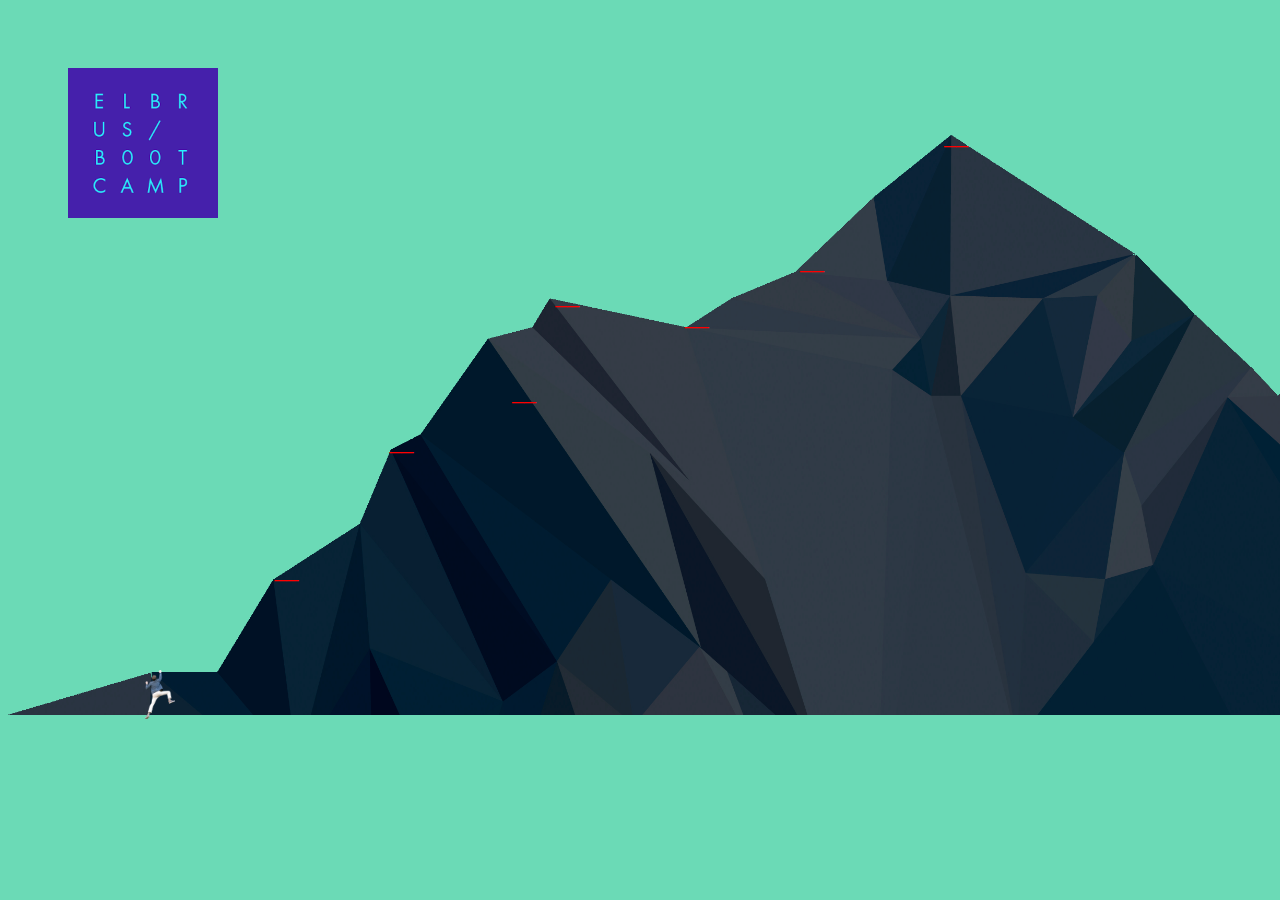
<file: climber/index.html>
<!DOCTYPE html>
<html lang="en">
  <head>
    <meta charset="UTF-8" />
    <meta name="viewport" content="width=device-width, initial-scale=1" />
    <link rel="icon" href="./img/win.gif" type="image/png" />
    <link rel="stylesheet" href="./css/style.css" />
    <script defer src="./index.js"></script>
    <title>Elbrus Climber</title>
  </head>
  <body>
    <div class="container">
      <img src="./img/climber.png" class="img lvl0" alt="" />
      <div class="level id1">__</div>
      <img src="./img/climber.png" class="img lvl1" alt="" />
      <div class="level id2">__</div>
      <img src="./img/climber.png" class="img lvl2" alt="" />
      <div class="level id3">__</div>
      <img src="./img/climber.png" class="img lvl3" alt="" />
      <div class="level id4">__</div>
      <img src="./img/climber.png" class="img lvl4" alt="" />
      <div class="level id5">__</div>
      <img src="./img/climber.png" class="img lvl5" alt="" />
      <div class="level id6">__</div>
      <img src="./img/climber.png" class="img lvl6" alt="" />
      <div class="level id7">__</div>
      <img src="./img/climber.png" class="img lvl7" alt="" />
      <img src="./img/win.gif" class="win" alt="" />
      <img src="./img/mountain.png" class="background" alt="" />
      <img src="./img/logo.png" class="logo" alt="" />
    </div>
  </body>
</html>
</file>
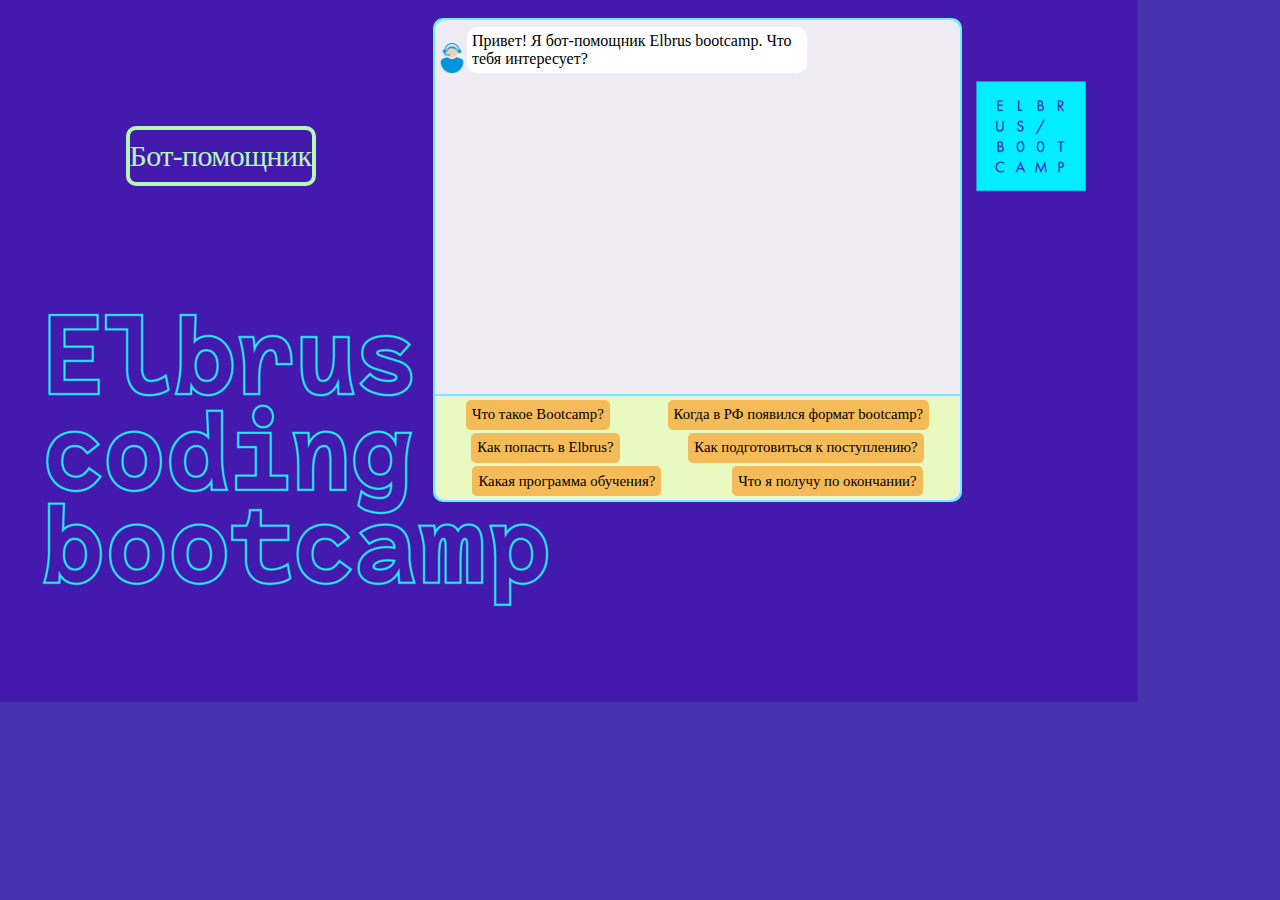
<file: elbrus-bot/index.html>
<!DOCTYPE html>
<html lang="en">
  <head>
    <meta charset="UTF-8" />
    <meta name="viewport" content="width=device-width, initial-scale=1" />
    <link rel="icon" href="./img/favicon-elbrus.png" type="image/png" />
    <link rel="stylesheet" href="./css/index.css" />
    <script defer src="./index.js"></script>
    <title>Бот-помощник</title>
  </head>
  <body>
    <header class="header">
      <h1 class="h1">Бот-помощник</h1>
    </header>
    <section class="chatbox">
      <div class="chat">
        <div class="answer">
          <img src="./img/bot.png" class="botpic" alt="" />
          <div class="atext">
            Привет! Я бот-помощник Elbrus bootcamp. Что тебя интересует?
          </div>
        </div>
      </div>
      <div class="buttons">
        <button class="format">Что такое Bootcamp?</button>
        <button class="estimation">Когда в РФ появился формат bootcamp?</button>
        <button class="getIn">Как попасть в Elbrus?</button>
        <button class="preparation">Как подготовиться к поступлению?</button>
        <button class="program">Какая программа обучения?</button>
        <button class="result">Что я получу по окончании?</button>
      </div>
    </section>
    <div class="footer"></div>
  </body>
</html>
</file>
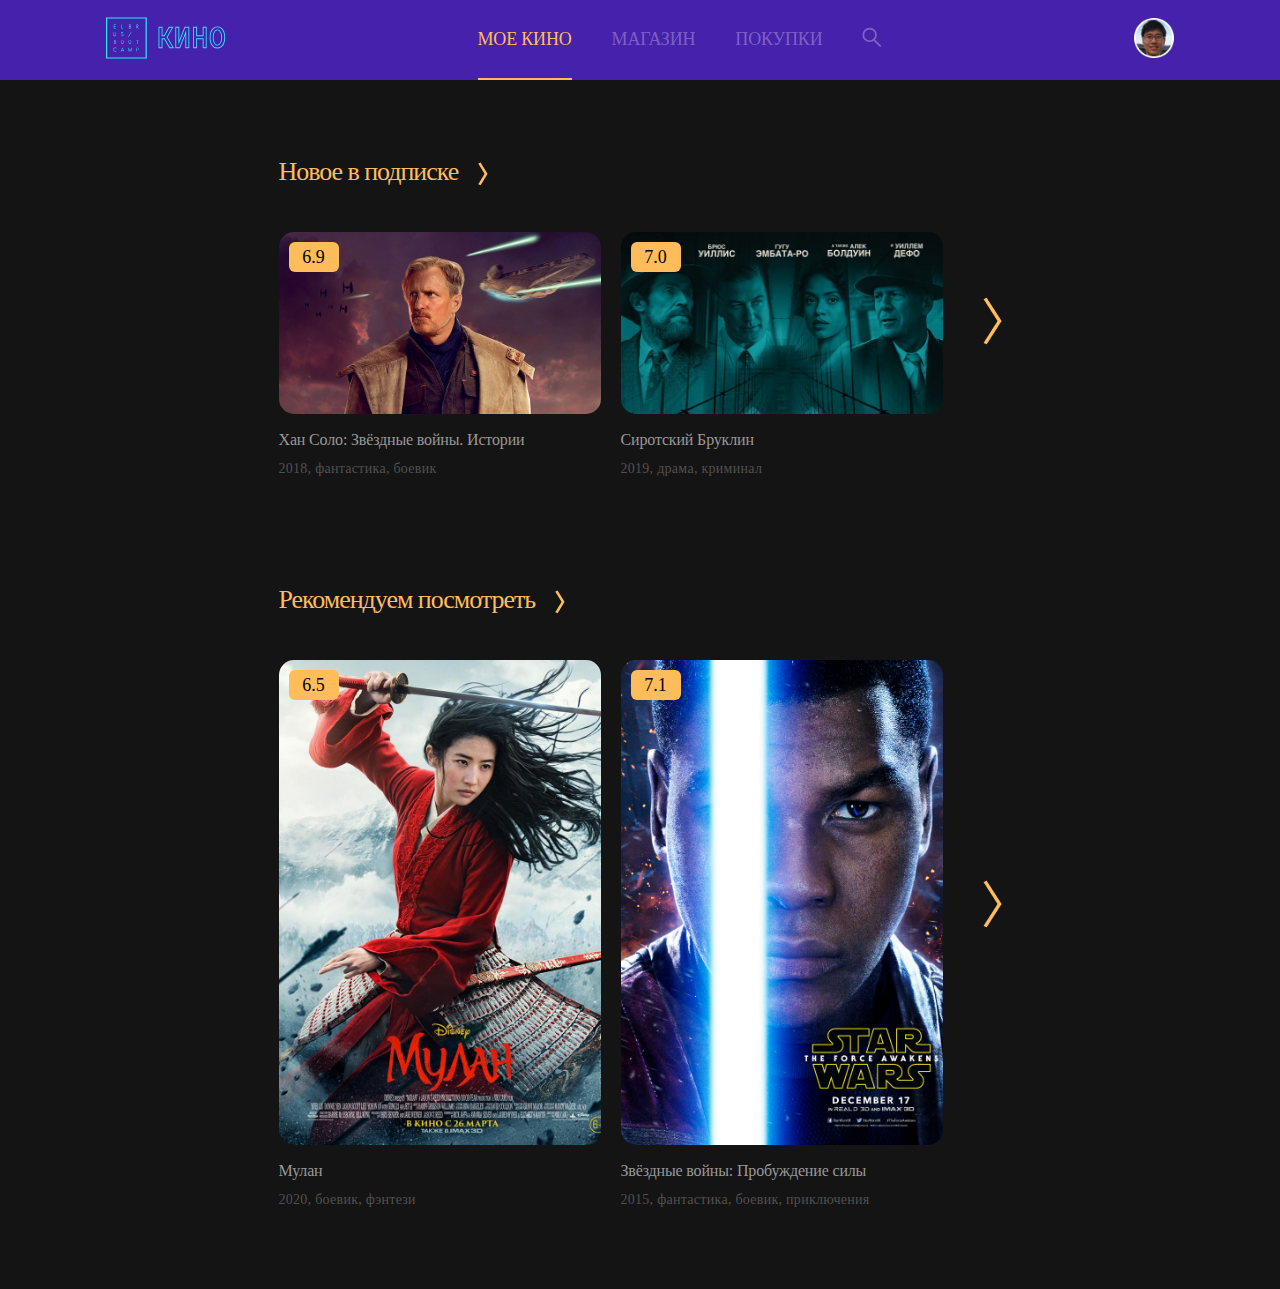
<file: kino/index.html>
<!DOCTYPE html>
<html lang="en">
  <head>
    <meta charset="UTF-8" />
    <link rel="stylesheet" href="css/index.css" />
    <title>Эльбрус Кино</title>
  </head>
  <body>
    <div class="header">
      <div class="logo">
        <img src="./img/logo.svg" alt="" />
      </div>
      <div class="menu">
        <ul>
          <li class="yellow"><a href="#">МОЕ КИНО</a></li>
          <li class="store"><a href="#">МАГАЗИН</a></li>
          <li class="orders"><a href="#">ПОКУПКИ</a></li>
          <li>
            <a href="#"
              ><svg width="20" height="20" viewBox="0 0 22 23" fill="none">
                <g>
                  <path
                    d="M15.5455 9.11273C15.5455 13.182 12.2554 16.3855 8.27273 16.3855C4.20347 16.3855 1 13.0954 1 9.11273C1 5.04346 4.29005 1.84 8.27273 1.84C12.2554 1.84 15.5455 5.13004 15.5455 9.11273Z"
                    stroke-width="2"
                    stroke-miterlimit="10"
                  ></path>
                  <path
                    d="M13.0362 14.6538L20.3089 21.84"
                    stroke-width="2"
                    stroke-miterlimit="10"
                    stroke-linecap="round"
                    stroke-linejoin="round"
                  ></path>
                </g>
              </svg>
            </a>
          </li>
        </ul>
      </div>
      <div class="search">
        <a href="#"><img src="./img/search-icon.svg" alt="" /></a>
      </div>
      <div class="user">
        <img src="img/user.png" alt="" />
      </div>
      <div class="mobile_menu">
        <a href="#"><img src="./img/menu-icon.svg" alt="" /></a>
      </div>
    </div>
    <div class="content">
      <div class="news">
        <div class="news_top">
          <h2>Новое в подписке</h2>
        </div>
        <div class="news_films">
          <a href="#" class="link">
            <div class="new_film_block">
              <div class="raiting">6.9</div>
              <div
                class="new_film_background"
                style="background: url(./img/solo.jpg); background-size: cover"
              ></div>
              <div class="new_film_about">
                <h3>Хан Соло: Звёздные войны. Истории</h3>
                <p>2018, фантастика, боевик</p>
              </div>
            </div>
          </a>
          <a href="#" class="link" id="brooklyn">
            <div class="new_film_block">
              <div class="raiting">7.0</div>
              <div
                class="new_film_background"
                style="
                  background: url(./img/bryklin.jpg);
                  background-size: cover;
                "
              ></div>
              <div class="new_film_about">
                <h3>Сиротский Бруклин</h3>
                <p>2019, драма, криминал</p>
              </div>
            </div>
          </a>
          <a href="#" class="link" id="strange">
            <div class="new_film_block">
              <div class="raiting">7.5</div>
              <div
                class="new_film_background"
                style="
                  background: url(./img/doctorStrange.jpg);
                  background-size: cover;
                "
              ></div>
              <div class="new_film_about">
                <h3>Доктор Стрэндж</h3>
                <p>2016, фантастика, фэнтези</p>
              </div>
            </div>
          </a>
        </div>
      </div>
      <div class="recommend">
        <div class="recommend_top">
          <h2>Рекомендуем посмотреть</h2>
        </div>
        <div class="recommend_films">
          <a href="#" class="link">
            <div class="recommend_block">
              <div class="raiting">6.5</div>
              <div
                class="recommend_background"
                style="
                  background: url(./img/mulan.jpeg);
                  background-size: cover;
                "
              ></div>
              <div class="recommend_about">
                <h3>Мулан</h3>
                <p>2020, боевик, фэнтези</p>
              </div>
            </div>
          </a>
          <a href="#" class="link" id="starwars">
            <div class="recommend_block">
              <div class="raiting">7.1</div>
              <div
                class="recommend_background"
                style="
                  background: url(./img/starWars.jpg);
                  background-size: cover;
                "
              ></div>
              <div class="recommend_about">
                <h3>Звёздные войны: Пробуждение силы</h3>
                <p>2015, фантастика, боевик, приключения</p>
              </div>
            </div>
          </a>
          <a href="#" class="link" id="glass">
            <div class="recommend_block">
              <div class="raiting">6.6</div>
              <div
                class="recommend_background"
                style="background: url(./img/glass.jpg); background-size: cover"
              ></div>
              <div class="recommend_about">
                <h3>Стекло</h3>
                <p>2019, ужасы, фантастика</p>
              </div>
            </div>
          </a>
        </div>
      </div>
    </div>
    <div class="footer"></div>
  </body>
</html>
</file>
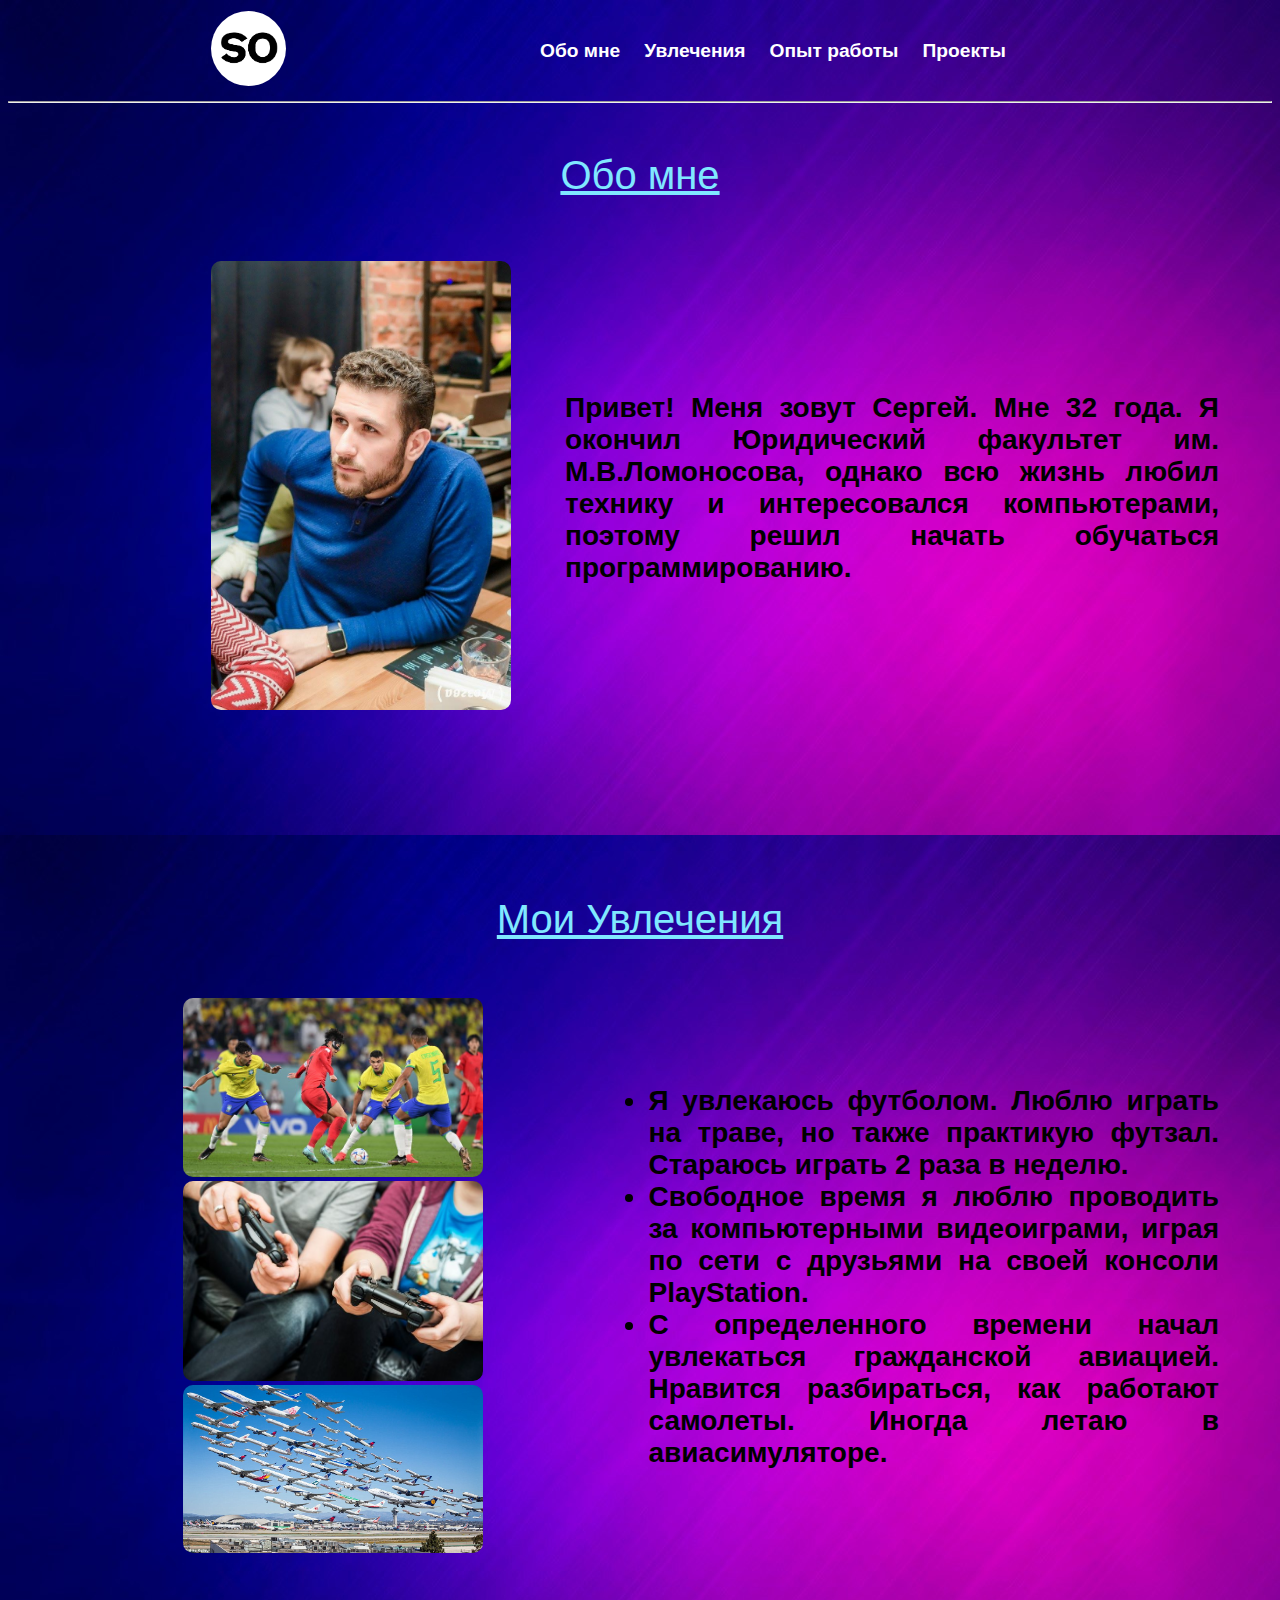
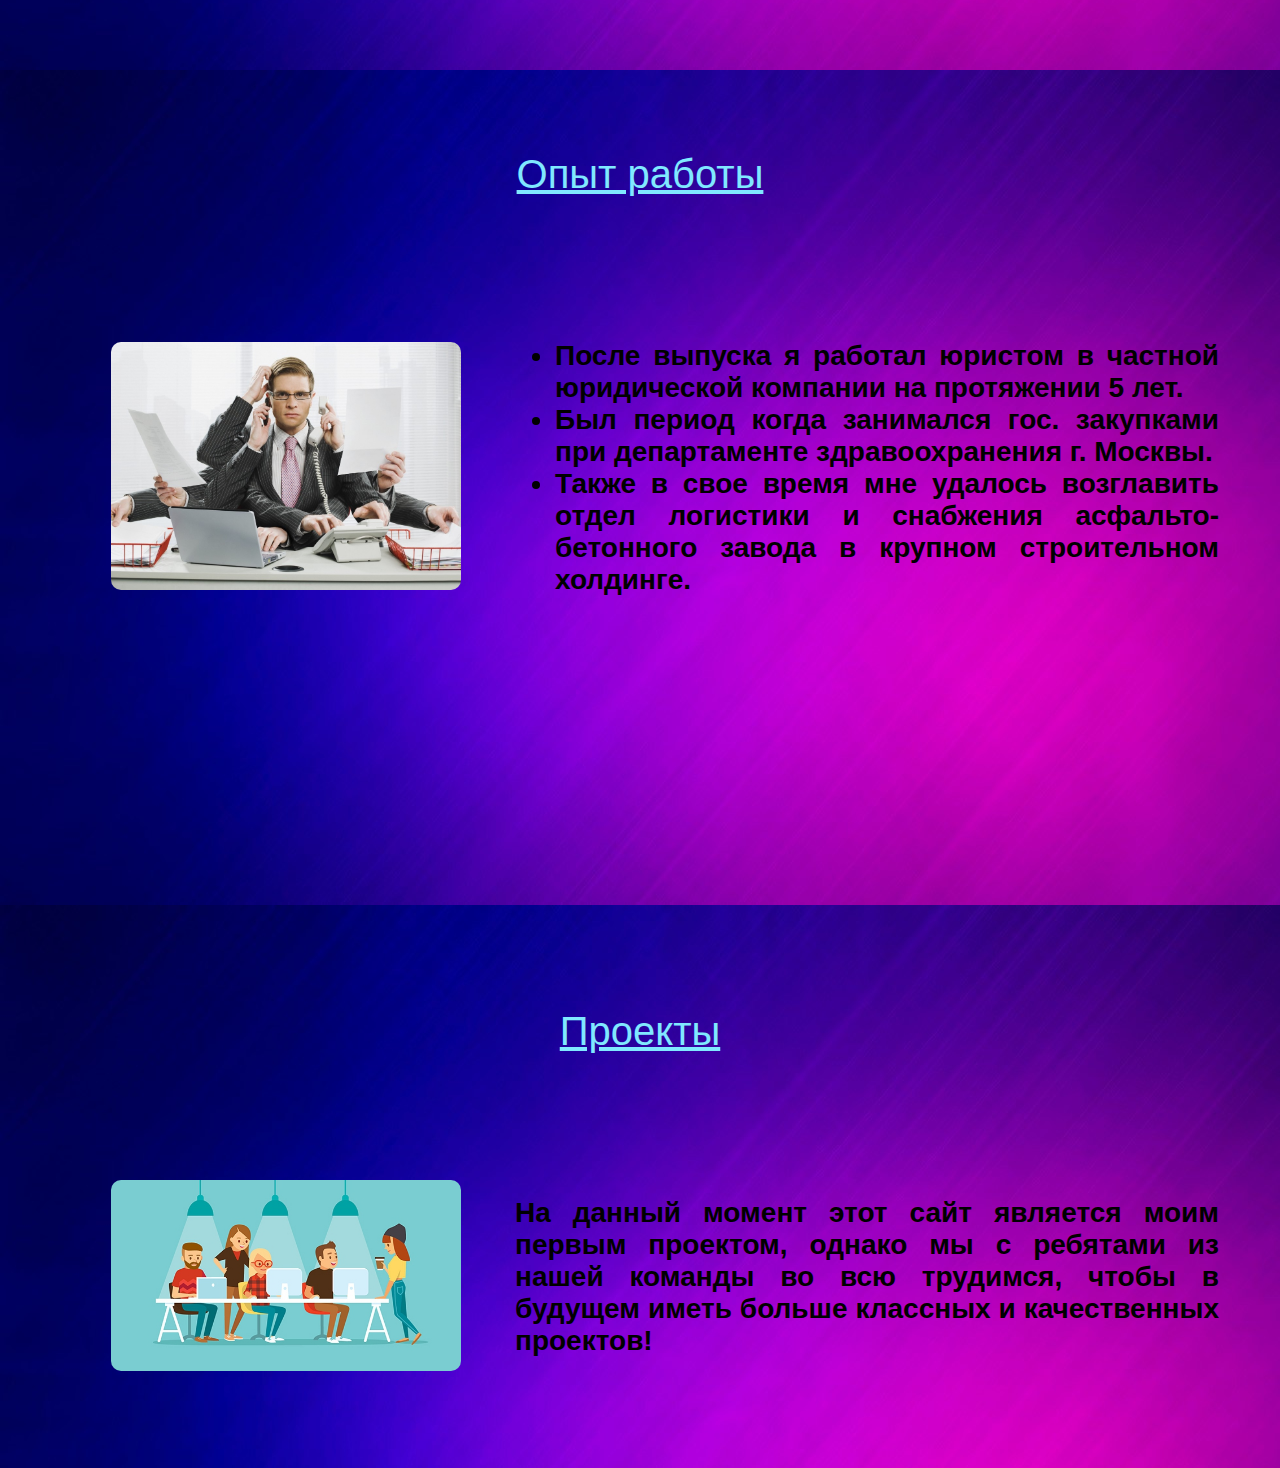
<file: portfolio/index.html>
<!DOCTYPE html>
<html lang="en">
  <head>
    <meta charset="UTF-8" />
    <meta http-equiv="X-UA-Compatible" content="IE=edge" />
    <meta name="viewport" content="width=device-width, initial-scale=1.0" />
    <link rel="stylesheet" href="./css/index.css" />
    <title>Portfolio</title>
  </head>
  <body>
    <div class="header">
      <table>
        <tr>
          <th><img class="logo" src="./img/logo.png" width="75" alt="" /></th>
          <th><a href="#About" class="menu">Обо мне</a></th>
          <th><a href="#Interests" class="menu">Увлечения</a></th>
          <th><a href="#Work" class="menu">Опыт работы</a></th>
          <th><a href="#Projects" class="menu">Проекты</a></th>
        </tr>
      </table>
    </div>
    <hr />
    <p class="block_header">Обо мне</p>
    <table id="#About">
      <tr>
        <th><img class="photo" src="./img/photo.jpg" width="300" alt="" /></th>
        <th class="about">
          <p>
            Привет! Меня зовут Сергей. Мне 32 года. Я окончил Юридический
            факультет им. М.В.Ломоносова, однако всю жизнь любил технику и
            интересовался компьютерами, поэтому решил начать обучаться
            программированию.
          </p>
        </th>
      </tr>
    </table>
    <div id="Interests">
      <p class="block_header2">Мои Увлечения</p>
      <table>
        <tr>
          <th>
            <img
              class="football"
              src="./img/football.jpeg"
              width="300"
              alt=""
            />
            <img class="ps" src="./img/ps.jpeg" width="300" alt="" />
            <img class="planes" src="./img/planes.jpeg" width="300" alt="" />
          </th>
          <th class="interests">
            <ul>
              <li>
                Я увлекаюсь футболом. Люблю играть на траве, но также практикую
                футзал. Стараюсь играть 2 раза в неделю.
              </li>
              <li>
                Свободное время я люблю проводить за компьютерными видеоиграми,
                играя по сети с друзьями на своей консоли PlayStation.
              </li>
              <li>
                С определенного времени начал увлекаться гражданской авиацией.
                Нравится разбираться, как работают самолеты. Иногда летаю в
                авиасимуляторе.
              </li>
            </ul>
          </th>
        </tr>
      </table>
    </div>
    <div id="Work">
      <p class="block_header3">Опыт работы</p>
      <table>
        <tr>
          <th>
            <img class="work" src="./img/work.jpeg" width="350" alt="" />
          </th>
          <th class="interests">
            <ul>
              <li>
                После выпуска я работал юристом в частной юридической компании
                на протяжении 5 лет.
              </li>
              <li>
                Был период когда занимался гос. закупками при департаменте
                здравоохранения г. Москвы.
              </li>
              <li>
                Также в свое время мне удалось возглавить отдел логистики и
                снабжения асфальто-бетонного завода в крупном строительном
                холдинге.
              </li>
            </ul>
          </th>
        </tr>
      </table>
    </div>
    <div id="Projects">
      <p class="block_header4">Проекты</p>
      <table>
        <tr>
          <th>
            <img
              class="projects"
              src="./img/projects.jpeg"
              width="350"
              alt=""
            />
          </th>
          <th class="project">
            <p>
              На данный момент этот сайт является моим первым проектом, однако
              мы с ребятами из нашей команды во всю трудимся, чтобы в будущем
              иметь больше классных и качественных проектов!
            </p>
          </th>
        </tr>
      </table>
    </div>
  </body>
</html>
</file>
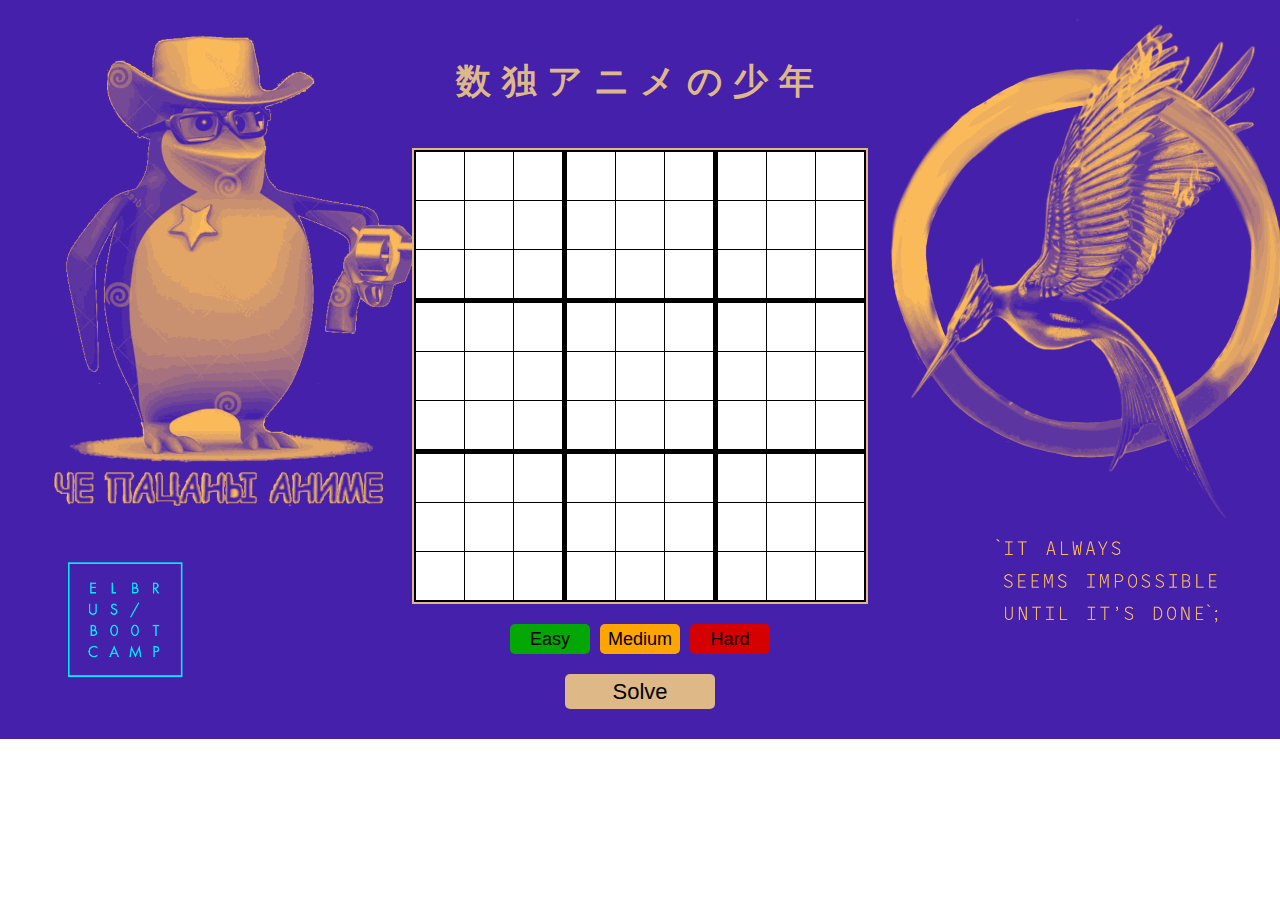
<file: sudoku/index.html>
<!DOCTYPE html>
<html lang="en">
  <head>
    <meta charset="utf-8">
    <meta http-equiv="X-UA-Compatible" content="IE=edge">
    <meta name="viewport" content="width=device-width, initial-scale=1">
    <link rel="icon" href="./img/favicon-sudoku.png" type="image/png" />
    <link rel="stylesheet" href="./css/style.css" />
    <script defer src="./index.js"></script>

    <title>数独アニメの少年</title>
  </head>
  <body>

    <div class="container">
      
      <h1>数独アニメの少年</h1>

      <table id="grid">

        <tr>
          <td><div class="box" id="cell-0"></div></td>
          <td><div class="box" id="cell-1"></div></td>
          <td><div class="box" id="cell-2"></div></td>
          
          <td><div class="box" id="cell-3"></div></td>
          <td><div class="box" id="cell-4"></div></td>
          <td><div class="box" id="cell-5"></div></td>
          
          <td><div class="box" id="cell-6"></div></td>
          <td><div class="box" id="cell-7"></div></td>
          <td><div class="box" id="cell-8"></div></td>
        </tr>

        <tr>
          <td><div class="box" id="cell-9"></div></td>
          <td><div class="box" id="cell-10"></div></td>
          <td><div class="box" id="cell-11"></div></td>
          
          <td><div class="box" id="cell-12"></div></td>
          <td><div class="box" id="cell-13"></div></td>
          <td><div class="box" id="cell-14"></div></td>
          
          <td><div class="box" id="cell-15"></div></td>
          <td><div class="box" id="cell-16"></div></td>
          <td><div class="box" id="cell-17"></div></td>
        </tr>

        <tr>          
          <td><div class="box" id="cell-18"></div></td>
          <td><div class="box" id="cell-19"></div></td>
          <td><div class="box" id="cell-20"></div></td>
          
          <td><div class="box" id="cell-21"></div></td>
          <td><div class="box" id="cell-22"></div></td>
          <td><div class="box" id="cell-23"></div></td>
          
          <td><div class="box" id="cell-24"></div></td>
          <td><div class="box" id="cell-25"></div></td>
          <td><div class="box" id="cell-26"></div></td>
        </tr>

        <tr>          
          <td><div class="box" id="cell-27"></div></td>
          <td><div class="box" id="cell-28"></div></td>
          <td><div class="box" id="cell-29"></div></td>
          
          <td><div class="box" id="cell-30"></div></td>
          <td><div class="box" id="cell-31"></div></td>
          <td><div class="box" id="cell-32"></div></td>
          
          <td><div class="box" id="cell-33"></div></td>
          <td><div class="box" id="cell-34"></div></td>
          <td><div class="box" id="cell-35"></div></td>
        </tr>

        <tr>          
          <td><div class="box" id="cell-36"></div></td>
          <td><div class="box" id="cell-37"></div></td>
          <td><div class="box" id="cell-38"></div></td>
          
          <td><div class="box" id="cell-39"></div></td>
          <td><div class="box" id="cell-40"></div></td>
          <td><div class="box" id="cell-41"></div></td>
          
          <td><div class="box" id="cell-42"></div></td>
          <td><div class="box" id="cell-43"></div></td>
          <td><div class="box" id="cell-44"></div></td>
        </tr>

        <tr>          
          <td><div class="box" id="cell-45"></div></td>
          <td><div class="box" id="cell-46"></div></td>
          <td><div class="box" id="cell-47"></div></td>
          
          <td><div class="box" id="cell-48"></div></td>
          <td><div class="box" id="cell-49"></div></td>
          <td><div class="box" id="cell-50"></div></td>
          
          <td><div class="box" id="cell-51"></div></td>
          <td><div class="box" id="cell-52"></div></td>
          <td><div class="box" id="cell-53"></div></td>
        </tr>

        <tr>          
          <td><div class="box" id="cell-54"></div></td>
          <td><div class="box" id="cell-55"></div></td>
          <td><div class="box" id="cell-56"></div></td>
          
          <td><div class="box" id="cell-57"></div></td>
          <td><div class="box" id="cell-58"></div></td>
          <td><div class="box" id="cell-59"></div></td>
          
          <td><div class="box" id="cell-60"></div></td>
          <td><div class="box" id="cell-61"></div></td>
          <td><div class="box" id="cell-62"></div></td>
        </tr>

        <tr>          
          <td><div class="box" id="cell-63"></div></td>
          <td><div class="box" id="cell-64"></div></td>
          <td><div class="box" id="cell-65"></div></td>
          
          <td><div class="box" id="cell-66"></div></td>
          <td><div class="box" id="cell-67"></div></td>
          <td><div class="box" id="cell-68"></div></td>
          
          <td><div class="box" id="cell-69"></div></td>
          <td><div class="box" id="cell-70"></div></td>
          <td><div class="box" id="cell-71"></div></td>
        </tr>

        <tr>          
          <td><div class="box" id="cell-72"></div></td>
          <td><div class="box" id="cell-73"></div></td>
          <td><div class="box" id="cell-74"></div></td>
          
          <td><div class="box" id="cell-75"></div></td>
          <td><div class="box" id="cell-76"></div></td>
          <td><div class="box" id="cell-77"></div></td>
          
          <td><div class="box" id="cell-78"></div></td>
          <td><div class="box" id="cell-79"></div></td>
          <td><div class="box" id="cell-80"></div></td>
        </tr>

      </table>

    </div>
    <div class="buttons">
        <button id="easy">Easy</button>
        <button id="medium">Medium</button>
        <button id="hard">Hard</button>
    </div>
    <div class="solve">
        <button id="solve">Solve</button>
    </div>
    <div class="solved">Судоку решен!</div>
    <footer></footer>

  </body>
</html>
</file>
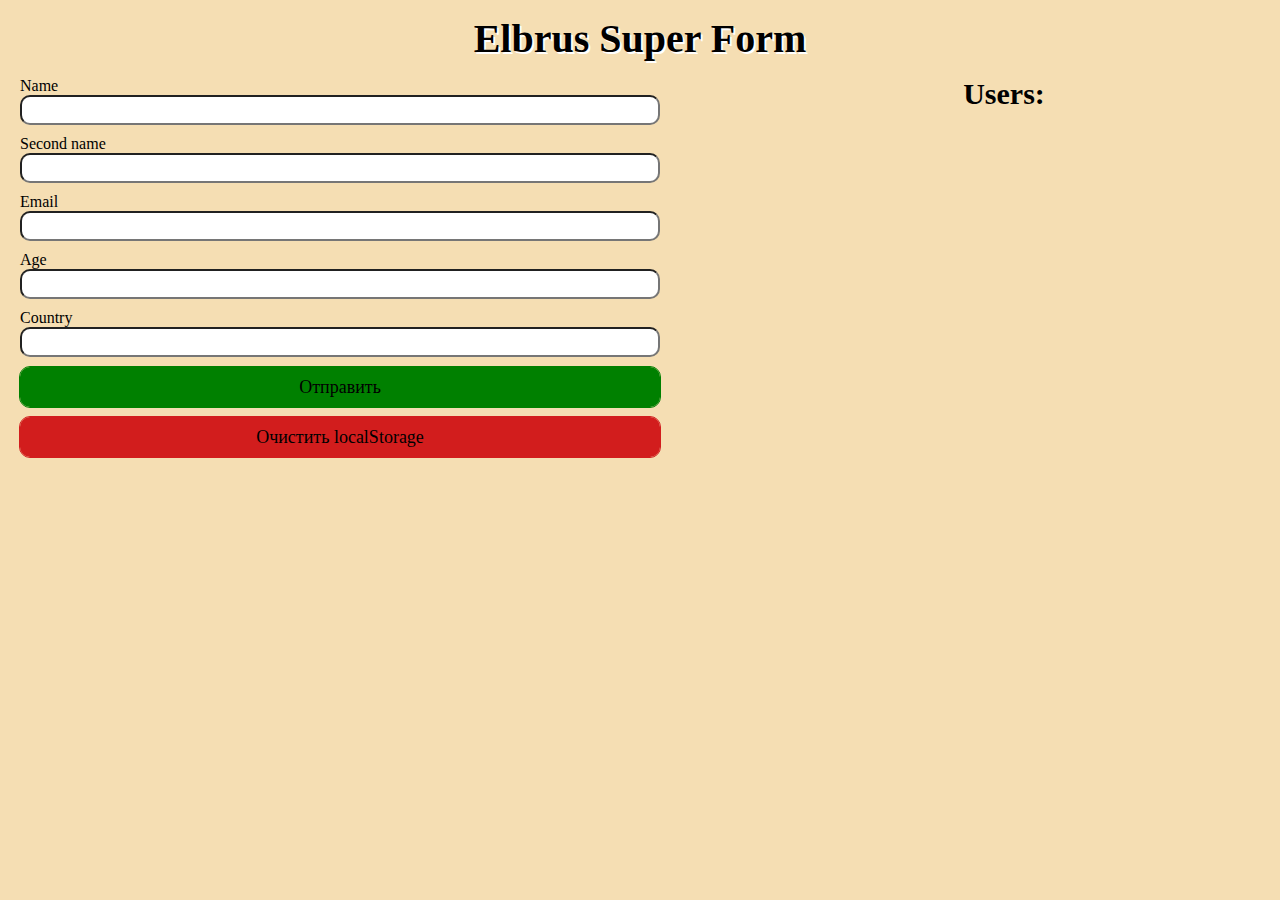
<file: superform/index.html>
<!DOCTYPE html>
<html lang="en">
  <head>
    <meta charset="UTF-8" />
    <link rel="stylesheet" href="./css/index.css" />
    <script defer src="./index.js"></script>
    <title>Elbrus Super Form</title>
  </head>

  <body>
    <div class="container">
      <h1 class="mainHeading">Elbrus Super Form</h1>
      <main>
        <div class="form">
          <form>
            <label for="name">Name</label>
            <input class="name" id="name" type="text" />

            <label for="secondName">Second name</label>
            <input class="secondName" id="secondName" type="text" />

            <label for="email">Email</label>
            <input required type="email" class="email" id="email" />

            <label for="age">Age</label>
            <input required type="age" class="age" id="age" />

            <label for="country">Country</label>
            <input required type="country" class="country" id="country" />

            <button class="btn">Отправить</button>
          </form>
          <button class="btn clear">Очистить localStorage</button>
        </div>

        <div class="mainUsers">
          <h3>Users:</h3>
          <div class="users"></div>
        </div>
      </main>
    </div>
  </body>
</html>
</file>
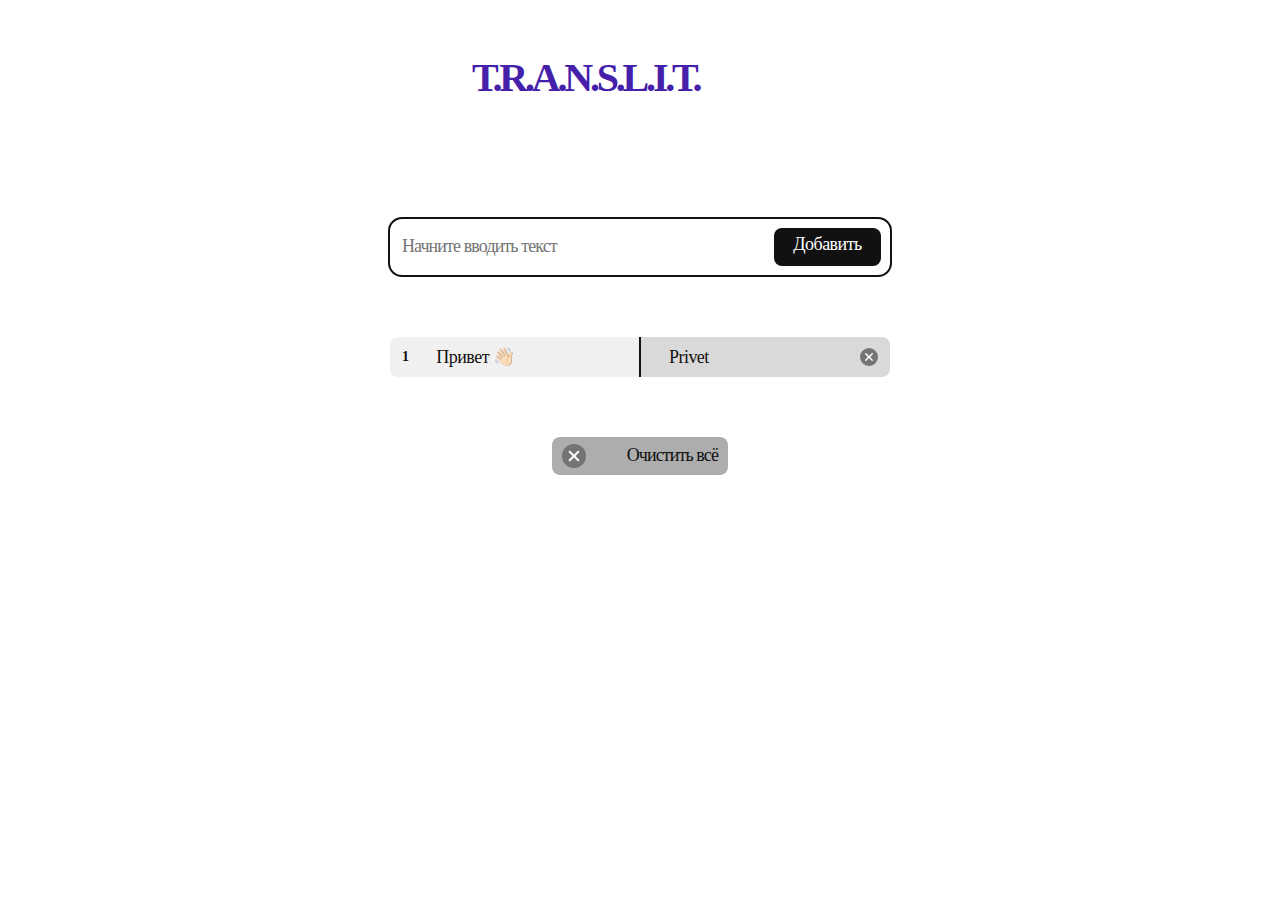
<file: translit/index.html>
<!DOCTYPE html>
<html lang="en">
  <head>
    <meta charset="UTF-8" />
    <meta name="viewport" content="width=device-width, initial-scale=1" />
    <link rel="stylesheet" href="./css/index.css" />
    <script defer src="./index.js"></script>
    <title>Транслит</title>
  </head>
  <body>
    <header>
      <h1 class="header">T.R.A.N.S.L.I.T.</h1>
    </header>
    <section class="input">
      <input placeholder="Начните вводить текст" />
      <button class="inputButton">Добавить</button>
    </section>
    <section class="dictionary">
      <div class="box">
        <div class="leftColumn">
          <div class="rowLeft">
            <div class="number">1</div>
            <span class="title"></span>
            <div class="rus" title="Привет">Привет 👋🏻</div>
          </div>
        </div>
        <div class="rightColumn">
          <div class="rowRight">
            <div class="translit">Privet</div>
            <img class="defaultSvg" src="./icons/delete.svg" alt="" />
          </div>
        </div>
      </div>
    </section>
    <div class="eraseAll">
      <img class="eraseAllsvg" src="./icons/delete.svg" alt="" />
      <div class="erase">Очистить всё</div>
    </div>
    <div class="footer"></div>
  </body>
</html>
</file>
<file: climber/css/style.css>
body {
  background: #6bdab6;
  z-index: 1;
  position: absolute;
}

.logo {
  width: 150px;
  position: absolute;
  left: 60px;
  top: 60px;
}

.background {
  width: 1440px;
  margin-top: 95px;
  position: relative;
  z-index: 2;
}

img {
  width: 30px;
  position: absolute;
  z-index: 4;
}

.level {
  color: red;
  font-size: x-large;
  position: absolute;
  z-index: 3;
}

.lvl0 {
  bottom: 0%;
  left: 9.5%;
  display: block;
}

.id1 {
  bottom: 19%;
  left: 18.5%;
}

.lvl1 {
  bottom: 13%;
  left: 18.5%;
  display: none;
}

.id2 {
  bottom: 37%;
  left: 26.5%;
}

.lvl2 {
  bottom: 31%;
  left: 26.5%;
  display: none;
}

.id3 {
  bottom: 44%;
  left: 35%;
}

.lvl3 {
  bottom: 38%;
  left: 35%;
  display: none;
}

.id4 {
  bottom: 57.5%;
  left: 38%;
}

.lvl4 {
  bottom: 51.5%;
  left: 38%;
  display: none;
}

.id5 {
  bottom: 54.5%;
  left: 47%;
}

.lvl5 {
  bottom: 48.5%;
  left: 47%;
  display: none;
}

.id6 {
  bottom: 62.5%;
  left: 55%;
}

.lvl6 {
  bottom: 56.5%;
  left: 55%;
  display: none;
}

.id7 {
  bottom: 80%;
  left: 65%;
}

.lvl7 {
  bottom: 74%;
  left: 65%;
  display: none;
}

.win {
  width: 50px;
  bottom: 81%;
  left: 63%;
  display: none;
}
</file>
<file: elbrus-bot/css/index.css>
body {
  font-family: "IBM Plex Mono";
  background: url(../img/background.png) no-repeat;
  background-color: #4633ad;
  background-size: auto;
  display: flex;
  flex-direction: row;
}

.header {
  width: 425px;
  height: 295px;
  display: flex;
  flex-direction: column;
  justify-content: center;
  align-items: center;
}

.h1 {
  font-style: normal;
  color: #b4f7b6;
  font-size: 30px;
  font-weight: 450;
  line-height: 52px;
  letter-spacing: -0.02em;
  border: 2px #b4f7b6 solid;
  border-radius: 10px;
  border-width: 4px;
}

.chatbox {
  width: 525px;
  height: 480px;
  margin-top: 10px;
  display: flex;
  flex-direction: column;
  justify-content: space-between;
  margin-left: 0px;
  border: 2px #6feefb solid;
  border-radius: 10px 10px;
  background-color: #6feefb;
}

.chat {
  border: 2px #efecf5 solid;
  border-radius: 10px 10px 0px 0px;
  background-color: #efecf5;
  height: 370px;
  display: flex;
  align-items: start;
  display: flex;
  flex-direction: column;
  overflow-y: scroll;
}

.question {
  display: flex;
  flex-direction: row-reverse;
  align-self: flex-end;
  margin-bottom: 5px;
  margin-top: 5px;
}

.answer {
  display: flex;
  margin-bottom: 5px;
  margin-top: 5px;
}

.botpic,
.userpic {
  align-self: end;
  width: 30px;
  height: 30px;
}

.qtext,
.atext {
  font-size: 16px;
  border: 5px white solid;
  display: flex;
  align-items: center;
  background-color: white;
  border-radius: 10px;
  max-width: 330px;
  word-wrap: break-word;
}

.buttons {
  border: 2px #efecf5 solid;
  border-radius: 0px 0px 10px 10px;
  background-color: #e9fac0;
  height: 100px;
  display: flex;
  flex-flow: wrap;
  justify-content: space-around;
  align-items: center;
}

.format,
.estimation,
.getIn,
.preparation,
.program,
.result {
  border-radius: 5px;
  border: none;
  background-color: #f6bb59;
  font-family: "IBM Plex Mono";
  font-weight: 400;
  height: 30px;
  font-size: 14.8px;
}

.format:hover,
.estimation:hover,
.getIn:hover,
.preparation:hover,
.program:hover,
.result:hover {
  transform: scale(1.02);
}

.format:hover:active,
.estimation:hover:active,
.getIn:hover:active,
.preparation:hover:active,
.program:hover:active,
.result:hover:active {
  transform: scale(0.99);
}

@media (max-width: 1100px) {
  body {
    background-size: 700px;
  }

  .header {
    width: 220px;
    height: 170px;
    margin-left: 20px;
  }

  .h1 {
    font-size: 25px;
    font-weight: 420;
    line-height: 45px;
    border-width: 3px;
  }

  .chatbox {
    width: 320px;
    height: 300px;
    margin-top: 0px;
    margin-left: 15px;
  }

  .chat {
    height: 400px;
  }

  .question {
    margin-bottom: 3px;
    margin-top: 3px;
  }

  .answer {
    margin-bottom: 3px;
    margin-top: 3px;
  }

  .botpic,
  .userpic {
    width: 20px;
    height: 20px;
  }

  .qtext,
  .atext {
    font-size: 12px;
    max-width: 200px;
  }

  .buttons {
    height: 90px;
  }

  .format,
  .estimation,
  .getIn,
  .preparation,
  .program,
  .result {
    font-weight: 500;
    height: 15px;
    font-size: 8px;
  }
}
</file>
<file: kino/css/index.css>
body {
  background: #141414;
  font-family: "IBM Plex Mono";
  margin: 0;
  padding: 0;
}

.header {
  display: flex;
  justify-content: space-around;
  align-items: center;
  width: 100%;
  height: 80px;
  background: hsl(256, 68%, 40%);
}

.search {
  display: none;
}

.mobile_menu {
  display: none;
}

.menu ul {
  display: flex;
  list-style: none;
  justify-content: space-between;
  height: 80px;
}

.menu ul li {
  display: flex;
  margin-right: 40px;
  align-items: center;
}

li.yellow a {
  display: flex;
  color: #ffbc5b;
}

li.yellow {
  border-bottom-width: 2px;
  border-bottom-color: #ffbc5b;
  border-bottom-style: solid;
}

li {
  border-bottom-width: 2px;
  border-bottom-color: hsl(256, 68%, 40%);
  border-bottom-style: solid;
}

.menu a {
  color: #ffffff4d;
  text-decoration: none;
  font-style: normal;
  font-weight: 425;
  font-size: 18px;
  letter-spacing: -0.01em;
}

.menu svg {
  opacity: 0.3;
  stroke: white;
}

.menu svg:hover {
  opacity: 1;
  stroke: #ffbc5b;
}

.menu a:hover {
  color: #ffbc5b;
}

.content {
  display: flex;
  flex-direction: column;
  justify-content: center;
  align-items: center;
}

.recommend {
  margin-top: 30px;
}

.news_top,
.recommend_top {
  display: flex;
  margin-top: 50px;
}

.news_top h2,
.recommend_top h2 {
  color: #ffbc5b;
  font-style: normal;
  font-weight: 400;
  font-size: 30px;
  line-height: 39px;
  letter-spacing: -0.04em;
}

.news_top::after,
.recommend_top::after {
  content: url(../img/arrow-s.png);
  margin-left: 20px;
  margin-top: 35px;
}

.news_films,
.recommend_films {
  display: flex;
  flex-direction: row;
}

.news_films::after {
  content: url(../img/arrow-b.png);
  margin-top: 85px;
  margin-left: 20px;
}

.recommend_films::after {
  content: url(../img/arrow-b.png);
  margin-top: 240px;
  margin-left: 20px;
}

.link {
  text-decoration: none;
  margin-top: 20px;
  margin-right: 20px;
}

.new_film_block,
.recommend_block {
  display: flex;
  flex-direction: column;
}

.raiting {
  position: absolute;
  width: 50px;
  height: 30px;
  display: flex;
  justify-content: center;
  align-items: center;
  background-color: #ffbc5b;
  color: black;
  border-radius: 6px;
  font-style: normal;
  font-size: 18px;
  line-height: 20px;
  text-decoration: none;
  margin: 10px 0 0 10px;
  z-index: 111;
}

.new_film_background {
  width: 322px;
  height: 182px;
  border-radius: 15px;
  transition: all 0.2s ease-in-out;
}

.recommend_background {
  width: 322px;
  height: 485px;
  border-radius: 15px;
  transition: all 0.2s ease-in-out;
}

.new_film_block:hover .new_film_background,
.recommend_block:hover .recommend_background {
  transform: scale(1.02);
}

.new_film_block:hover .new_film_about h3,
.recommend_block:hover .recommend_about h3 {
  color: white;
}

.new_film_about,
.recommend_about {
  padding-top: 15px;
}

.new_film_about h3,
.recommend_about h3 {
  color: #989898;
  font-style: normal;
  font-weight: 400;
  font-size: 16px;
  line-height: 21px;
  letter-spacing: -0.01em;
  margin: 0;
}

.new_film_about p,
.recommend_about p {
  margin: 0;
  font-style: normal;
  font-weight: 400;
  font-size: 14px;
  line-height: 18px;
  letter-spacing: 0.02em;
  color: #515151;
  padding-top: 10px;
}

.footer {
  margin-top: 80px;
}

@media (min-width: 768px) and (max-width: 1400px) {
  #strange,
  #glass {
    display: none;
  }

  .logo img {
    width: 120px;
  }
  .user img {
    width: 40px;
  }

  .news_top h2,
  .recommend_top h2 {
    font-size: 26px;
  }

  .news_top::after,
  .recommend_top::after {
    margin-top: 32px;
  }
}

@media (max-width: 768px) {
  .menu {
    display: none;
  }

  .header {
    justify-content: flex-end;
  }

  .logo {
    margin-left: 20px;
    width: 100%;
  }

  .logo img {
    width: 110px;
  }

  .user img {
    width: 40px;
  }

  .search img {
    width: 23px;
  }

  .search {
    display: block;
    margin-right: 25px;
  }

  .user {
    margin-right: 25px;
  }

  .mobile_menu {
    display: block;
    margin-right: 25px;
  }

  .news_top h2,
  .recommend_top h2 {
    font-size: 23px;
  }

  .news_films::after,
  .recommend_films::after {
    content: url(../img/arrow-s.png);
    margin-left: 10px;
  }

  #strange,
  #glass,
  #brooklyn,
  #starwars {
    display: none;
  }

  .news_top::after,
  .recommend_top::after {
    display: none;
  }
}
</file>
<file: portfolio/css/index.css>
body {
  background-image: url(../img/background.jpeg);
}

.logo {
  border-radius: 50%;
  margin-left: 200px;
  margin-right: 250px;
}

.menu {
  margin-right: 20px;
  font-size: larger;
  font-family: "Trebuchet MS", "Lucida Sans Unicode", "Lucida Grande",
    "Lucida Sans", Arial, sans-serif;
  text-decoration: none;
  color: white;
}

.menu:hover {
  color: rgb(30, 177, 206);
}

.photo {
  margin-left: 200px;
  margin-top: 20px;
  margin-bottom: 100px;
  border-radius: 10px;
}

.about {
  font-size: 28px;
  font-family: "Gill Sans", "Gill Sans MT", Calibri, "Trebuchet MS", sans-serif;
  text-align: center;
}

.about p {
  margin-left: 50px;
  margin-right: 50px;
  margin-top: 20px;
  margin-bottom: 100px;
  text-align: justify;
  color: black;
}

.block_header {
  text-align: center;
  text-decoration: underline;
  font-size: 40px;
  font-family: "Gill Sans", "Gill Sans MT", Calibri, "Trebuchet MS", sans-serif;
  color: rgb(128, 232, 255);
  margin-top: 50px;
}

.block_header2 {
  text-align: center;
  text-decoration: underline;
  font-size: 40px;
  font-family: "Gill Sans", "Gill Sans MT", Calibri, "Trebuchet MS", sans-serif;
  color: rgb(128, 232, 255);
  margin-top: 80px;
}

.block_header3 {
  text-align: center;
  text-decoration: underline;
  font-size: 40px;
  font-family: "Gill Sans", "Gill Sans MT", Calibri, "Trebuchet MS", sans-serif;
  color: rgb(128, 232, 255);
  margin-top: 180px;
}

.block_header4 {
  text-align: center;
  text-decoration: underline;
  font-size: 40px;
  font-family: "Gill Sans", "Gill Sans MT", Calibri, "Trebuchet MS", sans-serif;
  color: rgb(128, 232, 255);
  margin-top: 310px;
}

.interests ul,
.project p {
  margin-left: 50px;
  margin-right: 50px;
  margin-top: 100px;
  margin-bottom: 100px;
  text-align: justify;
  color: black;
  font-size: 28px;
  font-family: "Gill Sans", "Gill Sans MT", Calibri, "Trebuchet MS", sans-serif;
}

.football,
.ps,
.planes,
.projects,
.work {
  margin-left: 100px;
  border-radius: 10px;
}
</file>
<file: sudoku/css/style.css>
body {
    background-color: #4520aa;
    background: url(../img/back.png) no-repeat;
    background-size: cover;
  }

  .container {
    display: flex;
    flex-direction: column;
    flex-wrap: wrap;
    align-content: center;
    align-items: center;
  }

  h1 {
    margin-top: 50px;
    color: burlywood;
    font-family: inherit;
    font-size: 35px;
    font-family: Arial, Helvetica, sans-serif;
    letter-spacing: 0.3em;
  }

  #grid {
    margin-top: 20px;
  }

  table {
    border: 2px solid burlywood;
    padding: 0;
    border-spacing: 0;
    border-collapse: collapse;
  }

  td {
    border: 1px solid #000000;
    text-align: center;
    vertical-align: middle;
    padding: 0;
    border-spacing: 0;
    border-collapse: collapse;
  }

  .buttons, .solve {
    display: flex;
    flex-direction: row;
    margin-top: 20px;
    justify-content: center;
  }

  #medium {
    margin-left: 10px;
    margin-right: 10px;
  }

  #easy, #medium, #hard {
    border-radius: 5px;
    border: none;
    height: 30px;
    width: 80px;
    font-size: 18px;
    color: black;
  }

  #easy:hover, #medium:hover, #hard:hover, #solve:hover {
    transform: scale(1.05);
  }

  #easy:active, #medium:active, #hard:active, #solve:active {
    transform: scale(1.00);
  }

  #easy {
    background-color: rgb(3, 167, 3);
  }

  #medium {
    background-color: orange;
  }

  #hard {
    background-color: rgb(213, 0, 0);
  }

  #solve {
    border-radius: 5px;
    border: none;
    height: 35px;
    width: 150px;
    font-size: 22px;
    background-color: burlywood;
  }

  .solved {
    display: none;
    justify-content: center;
    align-items: center;
    margin-top: 20px;
    font-family: Arial, Helvetica, sans-serif;
    font-size: 28px;
    color: #14cdf1;
  }

  footer {
    margin-bottom: 30px;
  }

  .box {
    color: #000000;
    display: flex;
    align-items: center;
    justify-content: center;
    width: 48px;
    height: 48px;
    font-size: 24px;
    background-color: #FFFFFF;
    font-family: Arial, Helvetica, sans-serif 
}

  #cell-0,  #cell-1,  #cell-2  { border-top:    2px solid #000000; }
  #cell-2,  #cell-11, #cell-20 { border-right:  2px solid #000000; }
  #cell-18, #cell-19, #cell-20 { border-bottom: 2px solid #000000; }
  #cell-0,  #cell-9,  #cell-18 { border-left:   2px solid #000000; }

  #cell-3,  #cell-4,  #cell-5  { border-top:    2px solid #000000; }
  #cell-5,  #cell-14, #cell-23 { border-right:  2px solid #000000; }
  #cell-21, #cell-22, #cell-23 { border-bottom: 2px solid #000000; }
  #cell-3,  #cell-12, #cell-21 { border-left:   2px solid #000000; }

  #cell-6,  #cell-7,  #cell-8  { border-top:    2px solid #000000; }
  #cell-8,  #cell-17, #cell-26 { border-right:  2px solid #000000; }
  #cell-24, #cell-25, #cell-26 { border-bottom: 2px solid #000000; }
  #cell-6,  #cell-15, #cell-24 { border-left:   2px solid #000000; }

  #cell-27, #cell-28, #cell-29 { border-top:    2px solid #000000; }
  #cell-29, #cell-38, #cell-47 { border-right:  2px solid #000000; }
  #cell-45, #cell-46, #cell-47 { border-bottom: 2px solid #000000; }
  #cell-27, #cell-36, #cell-45 { border-left:   2px solid #000000; }

  #cell-30, #cell-31, #cell-32 { border-top:    2px solid #000000; }
  #cell-32, #cell-41, #cell-50 { border-right:  2px solid #000000; }
  #cell-48, #cell-49, #cell-50 { border-bottom: 2px solid #000000; }
  #cell-30, #cell-39, #cell-48 { border-left:   2px solid #000000; }

  #cell-33, #cell-34, #cell-35 { border-top:    2px solid #000000; }
  #cell-35, #cell-44, #cell-53 { border-right:  2px solid #000000; }
  #cell-51, #cell-52, #cell-53 { border-bottom: 2px solid #000000; }
  #cell-33, #cell-42, #cell-51 { border-left:   2px solid #000000; }

  #cell-54, #cell-55, #cell-56 { border-top:    2px solid #000000; }
  #cell-56, #cell-65, #cell-74 { border-right:  2px solid #000000; }
  #cell-72, #cell-73, #cell-74 { border-bottom: 2px solid #000000; }
  #cell-54, #cell-63, #cell-72 { border-left:   2px solid #000000; }

  #cell-57, #cell-58, #cell-59 { border-top:    2px solid #000000; }
  #cell-59, #cell-68, #cell-77 { border-right:  2px solid #000000; }
  #cell-75, #cell-76, #cell-77 { border-bottom: 2px solid #000000; }
  #cell-57, #cell-66, #cell-75 { border-left:   2px solid #000000; }

  #cell-60, #cell-61, #cell-62 { border-top:    2px solid #000000; }
  #cell-62, #cell-71, #cell-80 { border-right:  2px solid #000000; }
  #cell-78, #cell-79, #cell-80 { border-bottom: 2px solid #000000; }
  #cell-60, #cell-69, #cell-78 { border-left:   2px solid #000000; }
</file>
<file: superform/css/index.css>
* {
  box-sizing: border-box;
  margin: 0;
  padding: 0;
}

body {
  font-family: "IBM Plex Mono";
  background: wheat;
}

.container {
  margin: 0 20px;
}

h1 {
  text-align: center;
  margin: 15px 0;
  font-size: 40px;
  text-shadow: 2px 2px white;
}

h3 {
  font-size: 30px;
}

main {
  display: flex;
  justify-content: space-between;
}

form {
  display: flex;
  flex-direction: column;
  width: 50vw;
}

input {
  display: block;
  height: 30px;
  font-family: "IBM Plex Mono";
  border-radius: 10px;
  font-size: 15px;
  font-weight: 500;
}

input:not(:last-child) {
  margin-bottom: 10px;
}

.btn {
  height: 40px;
  background: green;
  border: none;
  font-weight: 500;
  font-size: 18px;
  outline: 1px solid green;
  border-radius: 10px;
  margin-bottom: 10px;
  font-family: "IBM Plex Mono";
}

.btn:hover {
  transform: scale(1.02);
}

.btn:hover:active {
  transform: scale(1);
}

.clear {
  background: rgb(210, 29, 29);
  outline: 1px solid rgb(210, 29, 29);
  width: 50vw;
}

.mainUsers {
  display: flex;
  flex-direction: column;
  align-items: center;
}

.users {
  display: flex;
  flex-direction: column;
  align-items: center;
  width: 40vw;
}

.user {
  background-color: #f5f1f1;
  width: 40vw;
  margin-bottom: 10px;
  border-radius: 0px 10px 10px 0px;
}

.user-outer {
  display: flex;
  justify-content: space-between;
}
.menu {
  display: flex;
  flex-direction: column;
  justify-content: space-between;
}

.delete,
.change {
  border: none;
  height: 40%;
  color: white;
  padding: 0 10px;
  border-radius: 10px;
}

.delete {
  background: brown;
}

.delete:hover {
  transform: scale(1.05);
}

.delete:hover:active {
  transform: scale(0.97);
}

.change {
  background: darkcyan;
}

.change:hover {
  transform: scale(1.05);
}

.change:hover:active {
  transform: scale(0.97);
}
</file>
<file: translit/css/index.css>
body {
  font-family: "IBM Plex Mono";
  display: flex;
  flex-direction: column;
  align-items: center;
}

.header {
  width: 336px;
  height: 52px;
  display: flex;
  color: #4520ab;
  margin-top: 44px;
  font-style: normal;
  font-size: 40px;
  font-weight: 600;
  line-height: 52px;
  letter-spacing: -0.08em;
  text-align: center;
}

.input {
  display: flex;
  justify-content: space-between;
  align-items: center;
  margin-top: 86px;
  border: 2px solid #111111;
  width: 500px;
  height: 56px;
  border-radius: 14px;
}

input {
  font-family: "IBM Plex Mono";
  font-style: normal;
  font-weight: 400;
  font-size: 18px;
  line-height: 23px;
  letter-spacing: -0.05em;
  margin-left: 10px;
  border: none;
  outline: none;

  color: #111111;
  opacity: 1;
}

button {
  background-color: #111111;
  border-radius: 8px;
  border: none;
  margin-right: 9px;
  width: 107px;
  height: 38.08px;
  display: flex;
  flex-direction: row;
  justify-content: center;
  align-items: center;
  padding: 0px 12px 5px;
  gap: 10px;

  font-family: "IBM Plex Mono";
  color: #ffffff;
  font-style: normal;
  font-weight: 400;
  font-size: 18px;
  line-height: 23px;
  letter-spacing: -0.03em;
}

button:active {
  transform: scale(0.98);
}

.box {
  display: flex;
  flex-direction: row;
  margin-top: 60px;
  width: 500px;
}

.leftColumn {
  background-color: #f0f0f0;
  border-right: 2px solid #111111;
  border-radius: 8px 0px 0px 8px;
  width: 250px;
}

.rightColumn {
  background-color: rgba(0 0 0 / 0.15);
  border-radius: 0px 8px 8px 0px;
  width: 250px;
}

.rowLeft,
.rowRight,
.rowLeftNext,
.rowRightNext {
  display: flex;
  flex-direction: row;
}

.rowRight,
.rowRightNext {
  justify-content: space-between;
}

.rowLeftNext,
.rowRightNext {
  border-top: 1px solid #111111;
  position: relative;
}

.number {
  margin-left: 12px;
  font-style: normal;
  font-weight: 600;
  font-size: 14px;
  line-height: 40px;
  letter-spacing: -0.05em;
  color: #111111;
}

.rus,
.translit {
  margin-left: 28px;
  font-style: normal;
  font-weight: 400;
  font-size: 18px;
  line-height: 40px;
  letter-spacing: -0.03em;
  color: #111111;
}

.title,
.title2 {
  display: none;
  font-size: 16px;
  font-weight: 400;
  font-style: normal;
  letter-spacing: -0.03em;
  border-radius: 10px;
  background-color: #ffffff;
  padding: 8px 16px 10px;
  gap: 10px;
  position: absolute;
  z-index: 1;
  max-width: 133px;
  max-height: 38px;
  word-wrap: break-word;
  line-height: 20px;
}

.title {
  bottom: 87%;
  left: 13%;
}

.title2 {
  bottom: 87%;
  left: 5%;
}

.svg,
.defaultSvg {
  margin-right: 12px;
  width: 18px;
}

.svg:hover,
.defaultSvg:hover {
  transform: scale(1.12);
}

.svg:active,
.defaultSvg:active {
  transform: scale(0.95);
}

.eraseAll {
  margin-top: 60px;
  background-color: #adadad;
  width: 176px;
  height: 38px;
  border-radius: 8px;
  display: flex;
  flex-direction: row;
  justify-content: space-between;
  align-items: center;
}

.erase {
  margin-right: 10px;
  font-style: normal;
  font-weight: 400;
  font-size: 18px;
  line-height: 23px;
  letter-spacing: -0.05em;
  color: #0f0f0f;
}

.eraseAllsvg {
  width: 24px;
  margin-left: 10px;
}

.eraseAll:hover {
  transform: scale(1.05);
}

.eraseAll:active {
  transform: scale(1);
}

.footer {
  margin-bottom: 50px;
}

@media (max-width: 768px) {
  .header {
    margin-top: 20px;
    font-size: 36px;
    line-height: 47px;
    letter-spacing: -0.07em;
  }
  .input {
    margin-top: 76px;
    width: 328px;
  }

  input {
    font-size: 15px;
    line-height: 20px;
    margin-left: 10px;
    border: none;
    outline: none;

    color: #111111;
    opacity: 1;
  }

  button {
    margin-right: 8px;
    height: 38px;
  }

  .box {
    margin-top: 50px;
    width: 328px;
  }

  .leftColumn {
    width: 164px;
  }

  .rightColumn {
    width: 164px;
  }

  .rus,
  .translit {
    margin-left: 16px;
  }

  .title,
  .title2 {
    font-size: 14px;
    max-width: 100px;
    max-height: 30px;
    line-height: 15px;
  }

  .title {
    left: 15%;
  }

  .svg,
  .defaultSvg {
    margin-right: 8px;
    width: 24px;
  }

  .svg:hover,
  .defaultSvg:hover {
    transform: scale(1.1);
  }

  .svg:active,
  .defaultSvg:active {
    transform: scale(0.95);
  }

  .eraseAll {
    margin-top: 40px;
  }

  .eraseAll:hover {
    transform: scale(1.03);
  }
}
</file>
